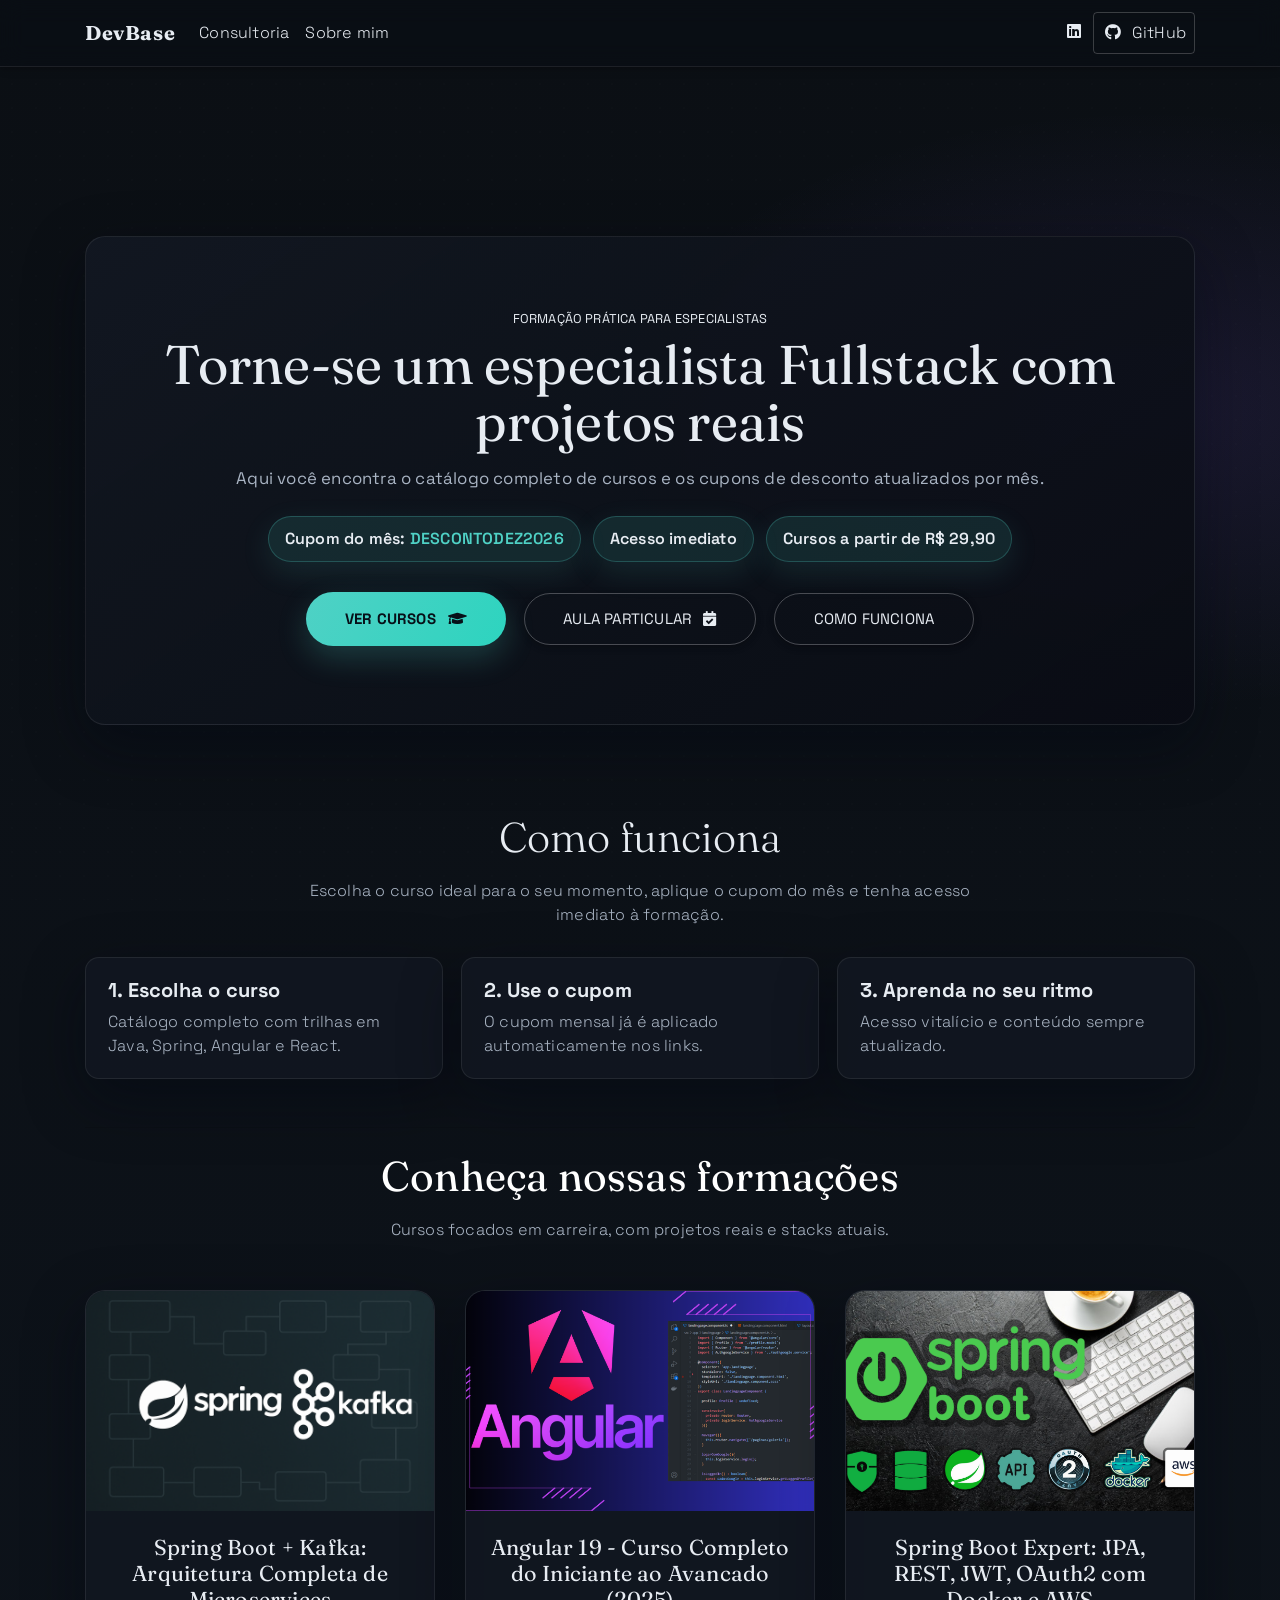
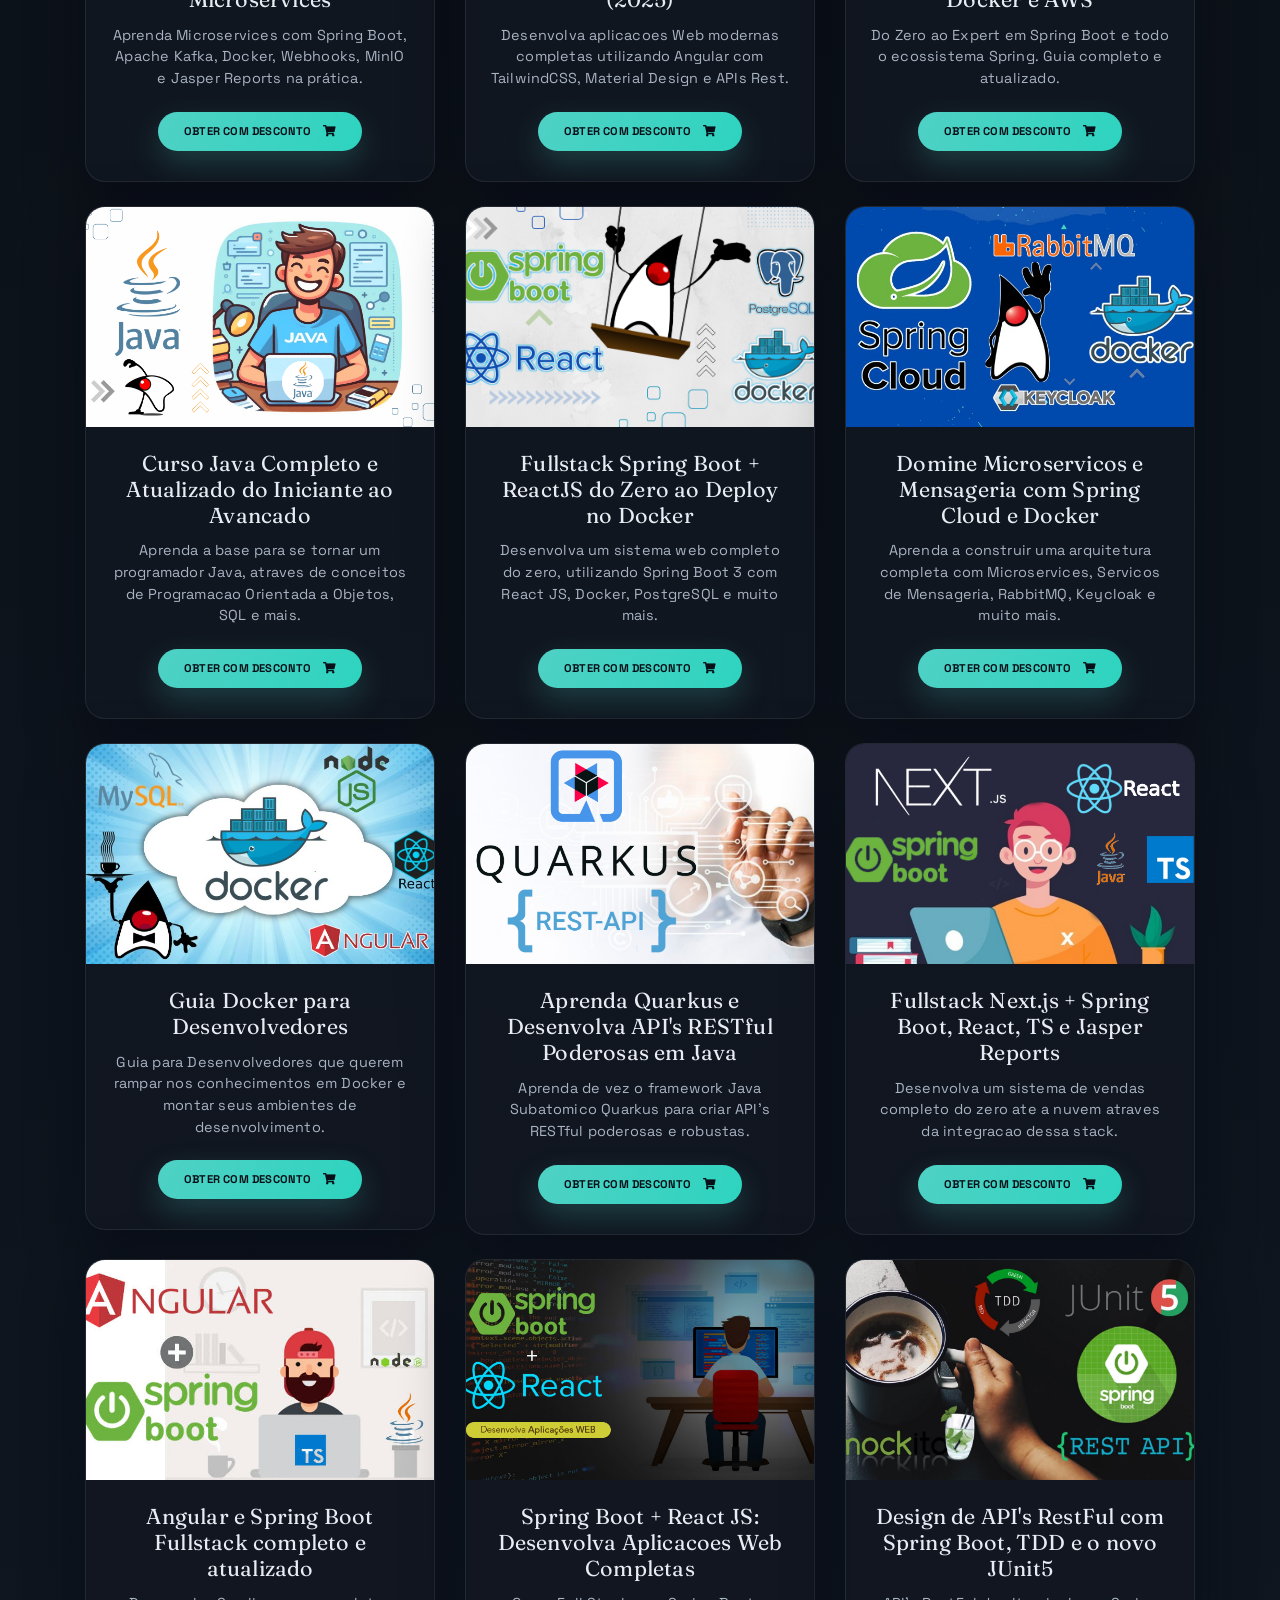
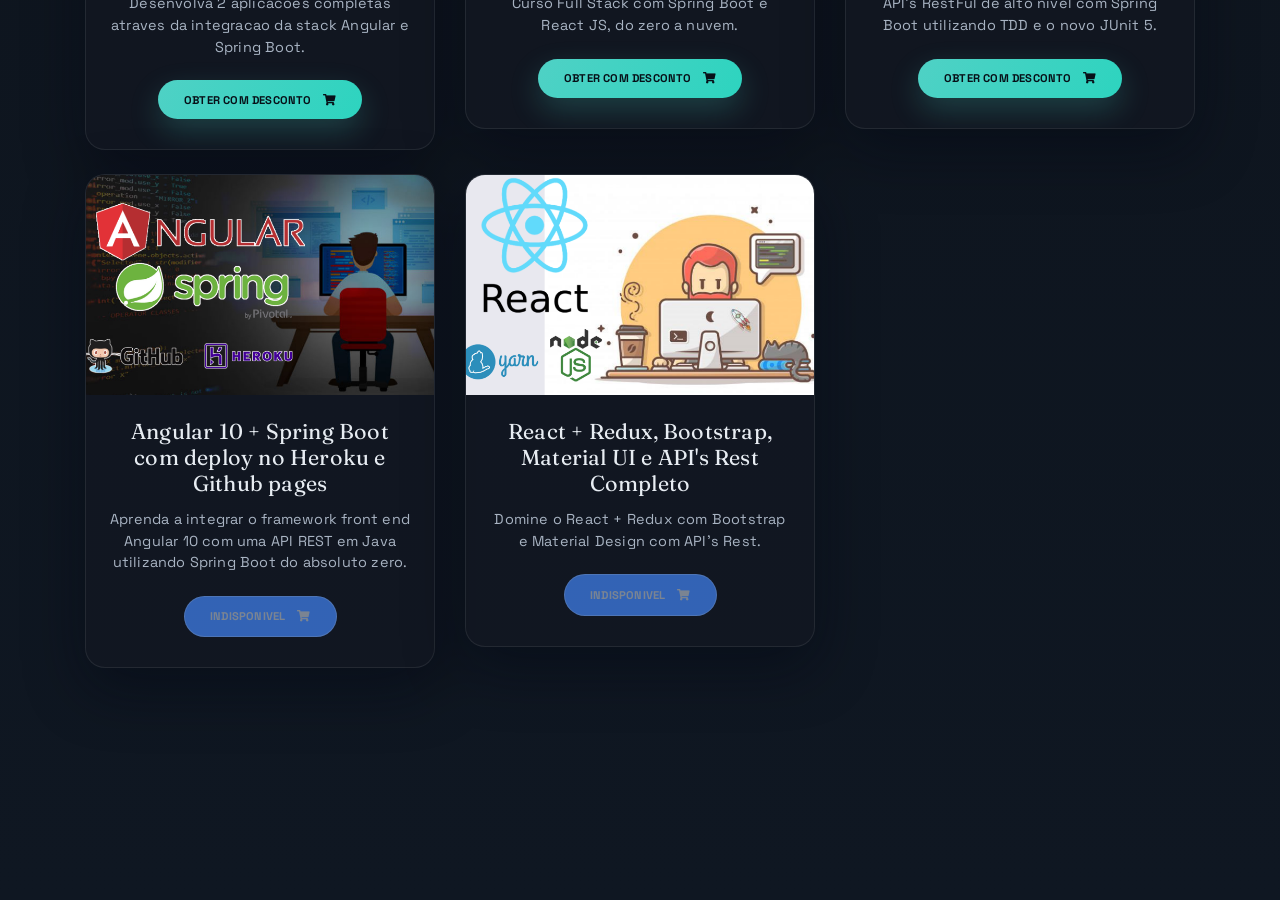
<file: index.html>
<!DOCTYPE html>
<html lang="pt-BR">
  <head>
    <meta charset="utf-8" />
    <meta
      name="viewport"
      content="width=device-width, initial-scale=1, shrink-to-fit=no"
    />
    <meta http-equiv="x-ua-compatible" content="ie=edge" />
    <meta
      name="description"
      content="Cursos de tecnologia com cupons mensais. Formação prática em Java, Spring, Angular, React e muito mais."
    />
    <title>Cursos Dougllas Sousa</title>
    <!-- Font Awesome -->
    <link
      rel="stylesheet"
      href="https://use.fontawesome.com/releases/v5.11.2/css/all.css"
    />
    <link
      rel="stylesheet"
      href="https://fonts.googleapis.com/css2?family=Fraunces:wght@400;600;700&family=Space+Grotesk:wght@400;500;600;700&display=swap"
    />
    <!-- Bootstrap core CSS -->
    <link href="css/bootstrap.min.css" rel="stylesheet" />
    <!-- Material Design Bootstrap -->
    <link href="css/mdb.css" rel="stylesheet" />
    <!-- Your custom styles (optional) -->
    <link href="css/style.min.css" rel="stylesheet" />
    
  </head>

  <body>
    <script type="text/javascript" src="js/app.js"></script>
    <!--Main Navigation-->
    <header>
      <!-- Navbar -->
      <nav id="nav-bar-top"
        class="navbar fixed-top navbar-expand-lg navbar-light white scrolling-navbar"
      >
        <div class="container">
          <!-- Brand -->
          <a class="navbar-brand waves-effect" href="#">
            <strong class="text-blue">DevBase</strong>
          </a>

          <!-- Collapse -->
          <button
            class="navbar-toggler"
            type="button"
            data-toggle="collapse"
            data-target="#navbarSupportedContent"
            aria-controls="navbarSupportedContent"
            aria-expanded="false"
            aria-label="Toggle navigation"
          >
            <span class="navbar-toggler-icon"></span>
          </button>

          <!-- Links -->
          <div class="collapse navbar-collapse" id="navbarSupportedContent">
            <!-- Left -->
            <ul class="navbar-nav mr-auto">
              <li class="nav-item">
                <a class="nav-link waves-effect" href="consultoria.html"
                  >Consultoria</a
                >
              </li>
              <li class="nav-item">
                <a class="nav-link waves-effect" href="sobre.html">Sobre mim</a>
              </li>
            </ul>

            <!-- Right -->
            <ul class="navbar-nav nav-flex-icons">
              <li class="nav-item">
                <a
                  href="https://www.linkedin.com/in/dougllassousa/"
                  class="nav-link waves-effect"
                  target="_blank"
                >
                  <i class="fab fa-linkedin"></i>
                </a>
              </li>
              <li class="nav-item">
                <a
                  href="https://github.com/cursodsousa"
                  class="nav-link border border-light rounded waves-effect"
                  target="_blank"
                >
                  <i class="fab fa-github mr-2"></i>GitHub
                </a>
              </li>
            </ul>
          </div>
        </div>
      </nav>
      <!-- Navbar -->
    </header>
    <!--Main Navigation-->

    <!--Main layout-->
    <main class="mt-5 pt-5">
      <div class="container">
        <!--Section: Hero-->
        <section class="hero" id="intro">
          <div class="card hero-card wow fadeIn">
            <div class="card-body text-center py-5 px-5 my-4">
              <p class="text-uppercase small mb-2">
                Formação prática para especialistas
              </p>
              <h1 class="hero-title mb-3">
                Torne-se um especialista Fullstack com projetos reais
              </h1>
              <p class="hero-subtitle mb-4">
                Aqui você encontra o catálogo completo de cursos e os cupons de desconto
                atualizados por mês.
              </p>
              <div class="hero-badges">
                <div class="badge-glow">
                  Cupom do mês: <span id="cupom-do-mes">DESCONTO</span>
                </div>
                <div class="badge-glow">Acesso imediato</div>
                <div class="badge-glow">Cursos a partir de R$ 29,90</div>
              </div>
              <div class="mt-4">
                <a href="#cupons-section" class="btn btn-primary btn-lg">
                  Ver cursos
                  <i class="fas fa-graduation-cap ml-2"></i>
                </a>
                <a href="consultoria.html" class="btn btn-outline-white btn-lg ml-2">
                  Aula particular
                  <i class="fas fa-calendar-check ml-2"></i>
                </a>
                <a href="#como-funciona" class="btn btn-outline-white btn-lg ml-2">
                  Como funciona
                </a>
              </div>
            </div>
          </div>
        </section>
        <!--Section: Hero-->

        <section class="text-center my-5" id="como-funciona">
          <h2 class="section-title">Como funciona</h2>
          <p class="section-subtitle">
            Escolha o curso ideal para o seu momento, aplique o cupom do mês e
            tenha acesso imediato à formação.
          </p>
          <div class="info-grid">
            <div class="info-card">
              <h5>1. Escolha o curso</h5>
              <p>Catálogo completo com trilhas em Java, Spring, Angular e React.</p>
            </div>
            <div class="info-card">
              <h5>2. Use o cupom</h5>
              <p>O cupom mensal já é aplicado automaticamente nos links.</p>
            </div>
            <div class="info-card">
              <h5>3. Aprenda no seu ritmo</h5>
              <p>Acesso vitalício e conteúdo sempre atualizado.</p>
            </div>
          </div>
        </section>

        <hr class="my-4" />

        <div class="text-center text-white mb-5 font-large">
          <h1 class="section-title"><strong>Conheça nossas formações</strong></h1>
          <p class="section-subtitle">
            Cursos focados em carreira, com projetos reais e stacks atuais.
          </p>
        </div>

        <!--Section: Cards-->
        <section class="text-center">
          <!--Grid row-->
          <p id="cursos-loading" class="section-subtitle">Carregando cursos...</p>
          <div class="row mb-4 wow fadeIn" id="cupons-section"></div>
          <!--Grid row-->
        </section>
        <!--Section: Cards-->
      </div>
    </main>
    <!--Main layout-->

    <!--Footer-->
    <footer
      class="page-footer text-center font-small mdb-color darken-2 mt-4 wow fadeIn footer-modern"
    >
      <!--Call to action-->
      <div class="pt-4">
        <a
          class="btn btn-outline-white"
          href="https://www.udemy.com/user/dougllas-sousa/"
          target="_blank"
          role="button"
          >Minha página na Udemy
          <i class="fas fa-graduation-cap ml-2"></i>
        </a>
        <a class="btn btn-outline-white" href="#cupons-section" role="button"
          >Cupons
          <i class="fas fa-percent ml-2"></i>
        </a>
      </div>
      <!--/.Call to action-->

      <hr class="my-4" />

      <!-- Social icons -->
      <div class="pb-4" style="display: none">
        <a href="https://www.facebook.com/mdbootstrap" target="_blank">
          <i class="fab fa-facebook-f mr-3"></i>
        </a>

        <a href="https://twitter.com/MDBootstrap" target="_blank">
          <i class="fab fa-twitter mr-3"></i>
        </a>

        <a href="https://www.youtube.com/watch?v=7MUISDJ5ZZ4" target="_blank">
          <i class="fab fa-youtube mr-3"></i>
        </a>

        <a
          href="https://plus.google.com/u/0/b/107863090883699620484"
          target="_blank"
        >
          <i class="fab fa-google-plus-g mr-3"></i>
        </a>

        <a href="https://dribbble.com/mdbootstrap" target="_blank">
          <i class="fab fa-dribbble mr-3"></i>
        </a>

        <a href="https://pinterest.com/mdbootstrap" target="_blank">
          <i class="fab fa-pinterest mr-3"></i>
        </a>

        <a
          href="https://github.com/mdbootstrap/bootstrap-material-design"
          target="_blank"
        >
          <i class="fab fa-github mr-3"></i>
        </a>

        <a href="http://codepen.io/mdbootstrap/" target="_blank">
          <i class="fab fa-codepen mr-3"></i>
        </a>
      </div>
      <!-- Social icons -->

      <!--Copyright-->
      <div class="footer-copyright py-3">
        © 2026 Dougllas Sousa. Todos os direitos reservados.
      </div>
      <!--/.Copyright-->
    </footer>
    <!--/.Footer-->

    <!-- SCRIPTS -->
    <script type="text/javascript" src="js/courses.js"></script>
    <!-- JQuery -->
    <script type="text/javascript" src="js/jquery-3.4.1.min.js"></script>
    <!-- Bootstrap tooltips -->
    <script type="text/javascript" src="js/popper.min.js"></script>
    <!-- Bootstrap core JavaScript -->
    <script type="text/javascript" src="js/bootstrap.min.js"></script>
    <!-- MDB core JavaScript -->
    <script type="text/javascript" src="js/mdb.min.js"></script>
    <!-- Initializations -->
    <script type="text/javascript">
      // Animations initialization
      new WOW().init();
    </script>
    <!-- Global site tag (gtag.js) - Google Analytics -->
<script async src="https://www.googletagmanager.com/gtag/js?id=UA-213331252-1">
</script>
<script>
  window.dataLayer = window.dataLayer || [];
  function gtag(){dataLayer.push(arguments);}
  gtag('js', new Date());

  gtag('config', 'UA-213331252-1');
</script>
<!-- Google Tag Manager -->
<script>(function(w,d,s,l,i){w[l]=w[l]||[];w[l].push({'gtm.start':
  new Date().getTime(),event:'gtm.js'});var f=d.getElementsByTagName(s)[0],
  j=d.createElement(s),dl=l!='dataLayer'?'&l='+l:'';j.async=true;j.src=
  'https://www.googletagmanager.com/gtm.js?id='+i+dl;f.parentNode.insertBefore(j,f);
  })(window,document,'script','dataLayer','GTM-WWMS6BDR');</script>
  <!-- End Google Tag Manager -->
  </body>
</html>
</file>
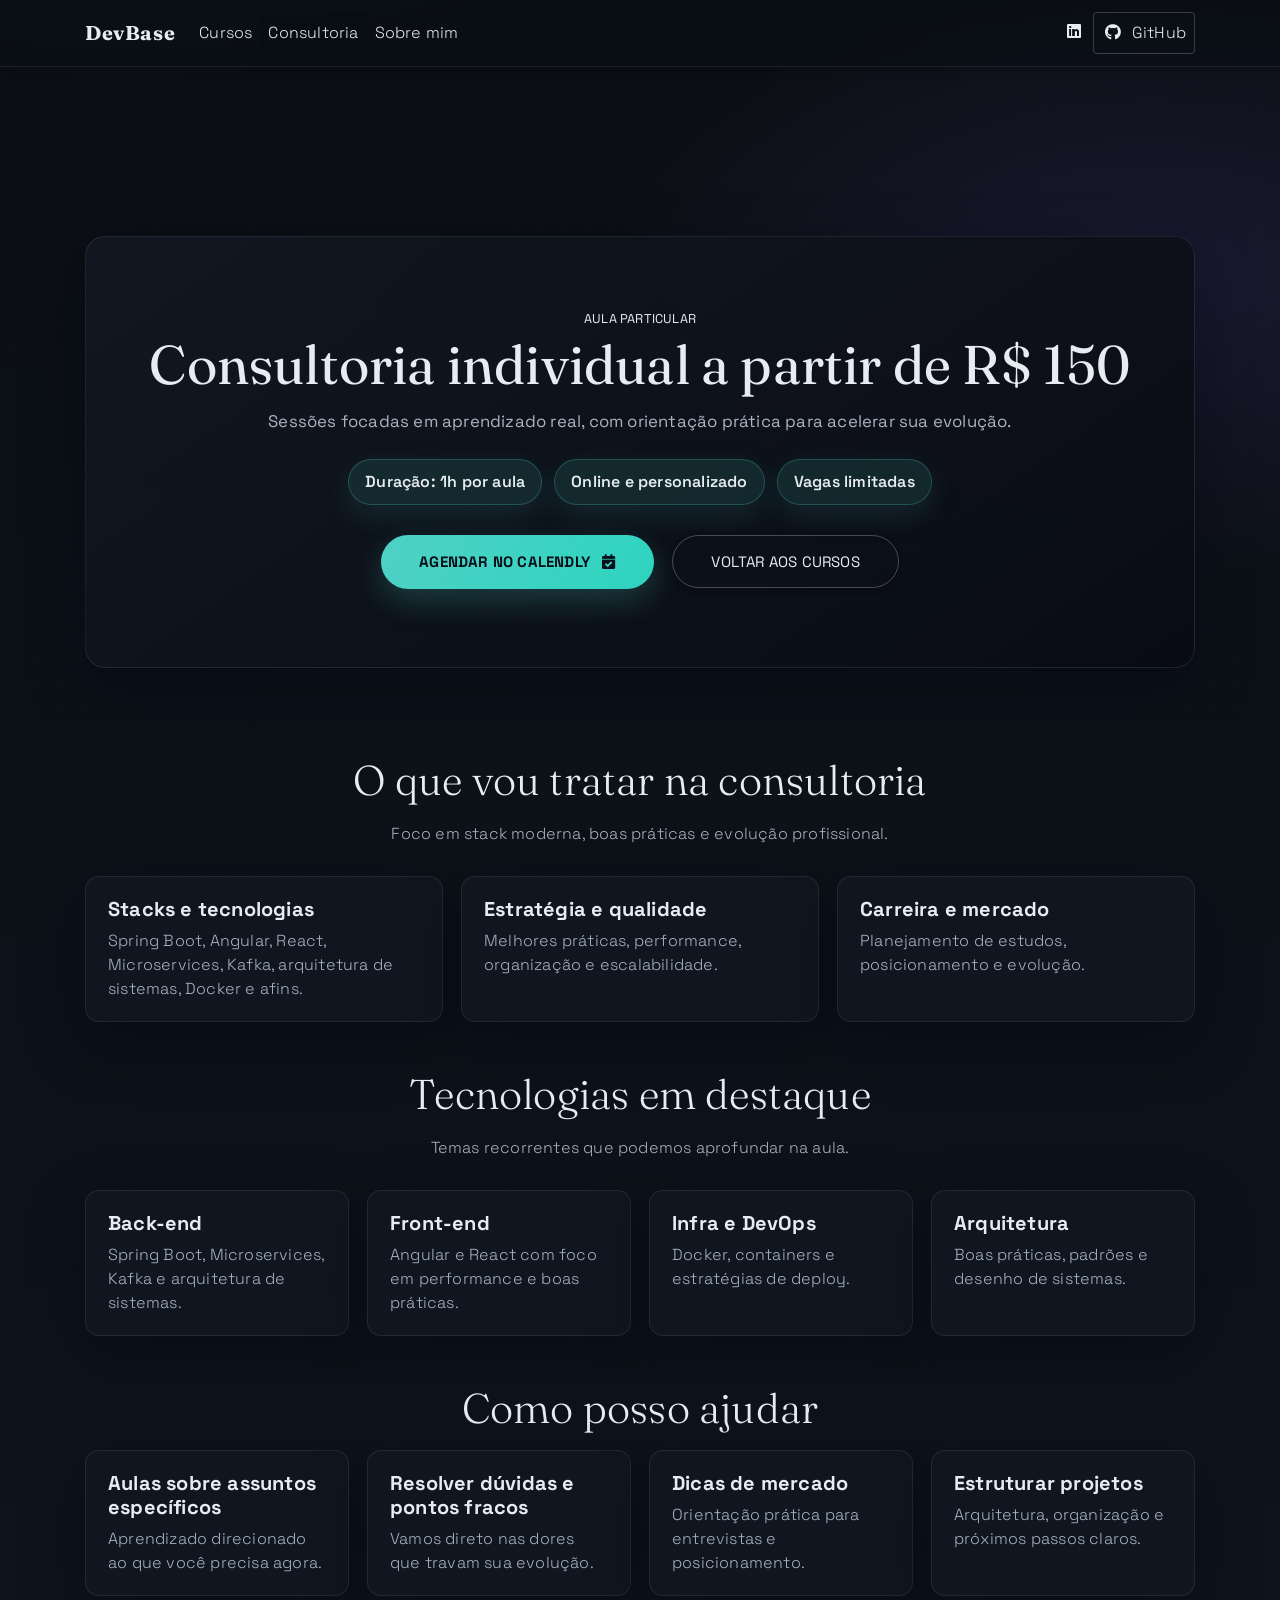
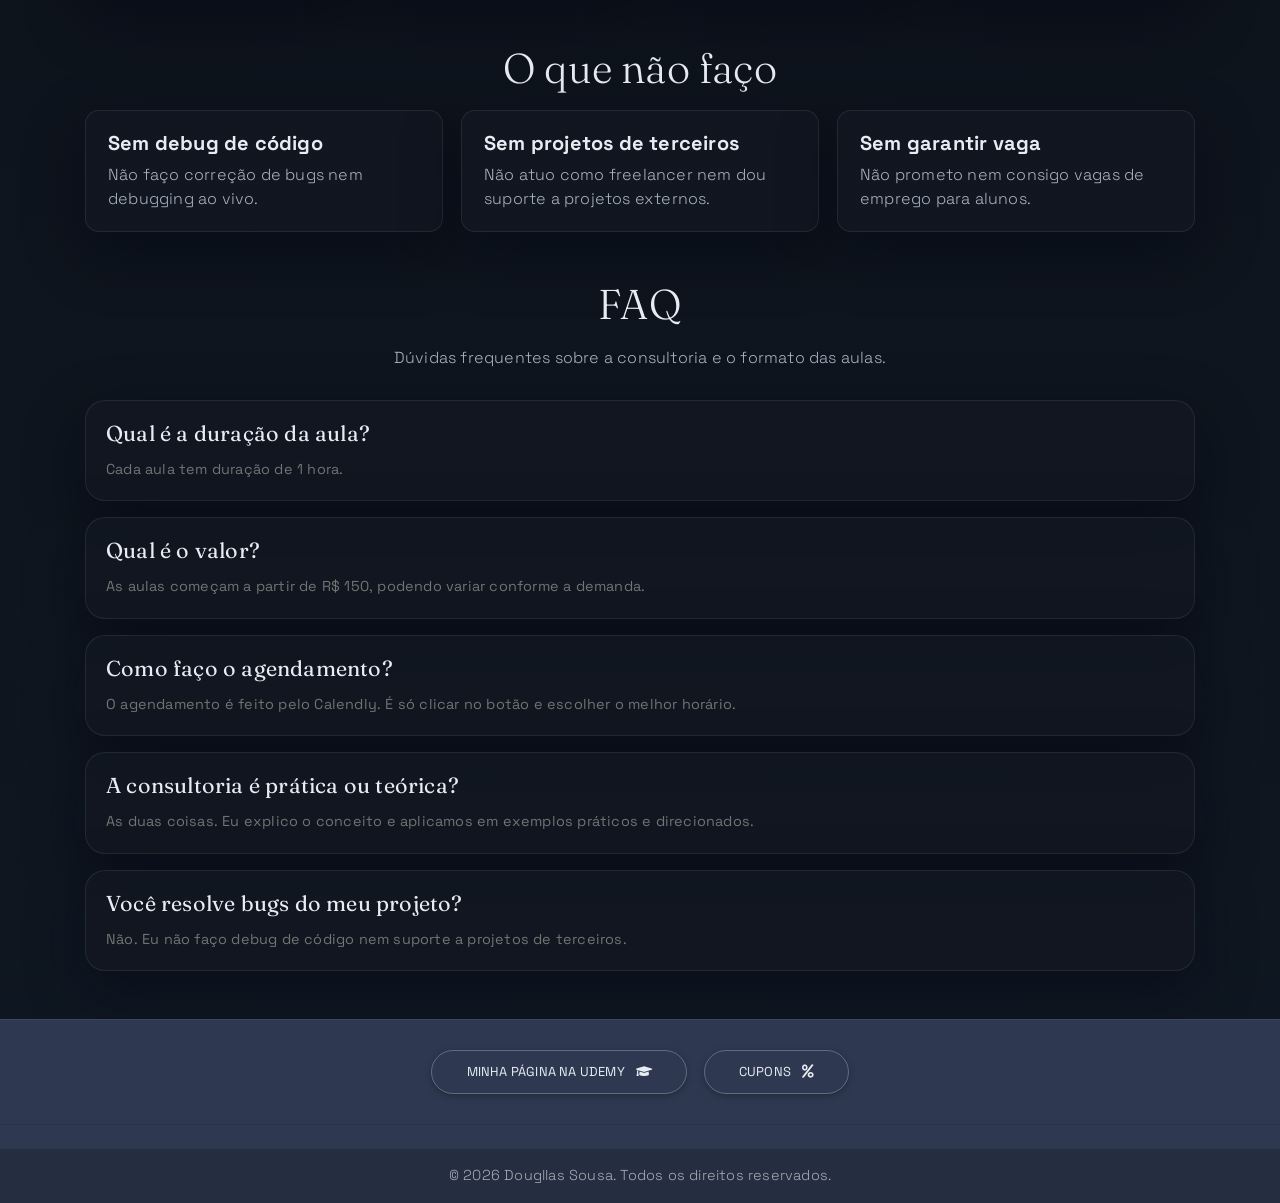
<file: consultoria.html>
<!DOCTYPE html>
<html lang="pt-BR">
  <head>
    <meta charset="utf-8" />
    <meta
      name="viewport"
      content="width=device-width, initial-scale=1, shrink-to-fit=no"
    />
    <meta http-equiv="x-ua-compatible" content="ie=edge" />
    <meta
      name="description"
      content="Agende uma aula particular com foco em carreira e tecnologia. A partir de R$150."
    />
    <title>Consultoria Particular | Dougllas Sousa</title>
    <link
      rel="stylesheet"
      href="https://use.fontawesome.com/releases/v5.11.2/css/all.css"
    />
    <link
      rel="stylesheet"
      href="https://fonts.googleapis.com/css2?family=Fraunces:wght@400;600;700&family=Space+Grotesk:wght@400;500;600;700&display=swap"
    />
    <link href="css/bootstrap.min.css" rel="stylesheet" />
    <link href="css/mdb.css" rel="stylesheet" />
    <link href="css/style.min.css" rel="stylesheet" />
  </head>

  <body>
    <!--Main Navigation-->
    <header>
      <nav
        id="nav-bar-top"
        class="navbar fixed-top navbar-expand-lg navbar-light white scrolling-navbar"
      >
        <div class="container">
          <a class="navbar-brand waves-effect" href="index.html">
            <strong class="text-blue">DevBase</strong>
          </a>

          <button
            class="navbar-toggler"
            type="button"
            data-toggle="collapse"
            data-target="#navbarSupportedContent"
            aria-controls="navbarSupportedContent"
            aria-expanded="false"
            aria-label="Toggle navigation"
          >
            <span class="navbar-toggler-icon"></span>
          </button>

          <div class="collapse navbar-collapse" id="navbarSupportedContent">
            <ul class="navbar-nav mr-auto">
              <li class="nav-item">
                <a class="nav-link waves-effect" href="index.html#cupons-section"
                  >Cursos</a
                >
              </li>
              <li class="nav-item active">
                <a class="nav-link waves-effect" href="consultoria.html"
                  >Consultoria</a
                >
              </li>
              <li class="nav-item">
                <a class="nav-link waves-effect" href="sobre.html">Sobre mim</a>
              </li>
            </ul>

            <ul class="navbar-nav nav-flex-icons">
              <li class="nav-item">
                <a
                  href="https://www.linkedin.com/in/dougllassousa/"
                  class="nav-link waves-effect"
                  target="_blank"
                >
                  <i class="fab fa-linkedin"></i>
                </a>
              </li>
              <li class="nav-item">
                <a
                  href="https://github.com/cursodsousa"
                  class="nav-link border border-light rounded waves-effect"
                  target="_blank"
                >
                  <i class="fab fa-github mr-2"></i>GitHub
                </a>
              </li>
            </ul>
          </div>
        </div>
      </nav>
    </header>
    <!--Main Navigation-->

    <main class="mt-5 pt-5">
      <div class="container">
        <section class="hero" id="consultoria">
          <div class="card hero-card wow fadeIn">
            <div class="card-body text-center py-5 px-5 my-4">
              <p class="text-uppercase small mb-2">Aula particular</p>
              <h1 class="hero-title mb-3">
                Consultoria individual a partir de R$ 150
              </h1>
              <p class="hero-subtitle mb-4">
                Sessões focadas em aprendizado real, com orientação prática para
                acelerar sua evolução.
              </p>
              <div class="hero-badges">
                <div class="badge-glow">Duração: 1h por aula</div>
                <div class="badge-glow">Online e personalizado</div>
                <div class="badge-glow">Vagas limitadas</div>
              </div>
              <div class="mt-4">
                <a
                  href="https://calendly.com/"
                  class="btn btn-primary btn-lg"
                  target="_blank"
                >
                  Agendar no Calendly
                  <i class="fas fa-calendar-check ml-2"></i>
                </a>
                <a href="index.html" class="btn btn-outline-white btn-lg ml-2">
                  Voltar aos cursos
                </a>
              </div>
            </div>
          </div>
        </section>

        <section class="text-center my-5">
          <h2 class="section-title">O que vou tratar na consultoria</h2>
          <p class="section-subtitle">
            Foco em stack moderna, boas práticas e evolução profissional.
          </p>
          <div class="info-grid">
            <div class="info-card">
              <h5>Stacks e tecnologias</h5>
              <p>
                Spring Boot, Angular, React, Microservices, Kafka, arquitetura de
                sistemas, Docker e afins.
              </p>
            </div>
            <div class="info-card">
              <h5>Estratégia e qualidade</h5>
              <p>Melhores práticas, performance, organização e escalabilidade.</p>
            </div>
            <div class="info-card">
              <h5>Carreira e mercado</h5>
              <p>Planejamento de estudos, posicionamento e evolução.</p>
            </div>
          </div>
        </section>

        <section class="text-center my-5">
          <h2 class="section-title">Tecnologias em destaque</h2>
          <p class="section-subtitle">
            Temas recorrentes que podemos aprofundar na aula.
          </p>
          <div class="info-grid">
            <div class="info-card">
              <h5>Back-end</h5>
              <p>Spring Boot, Microservices, Kafka e arquitetura de sistemas.</p>
            </div>
            <div class="info-card">
              <h5>Front-end</h5>
              <p>Angular e React com foco em performance e boas práticas.</p>
            </div>
            <div class="info-card">
              <h5>Infra e DevOps</h5>
              <p>Docker, containers e estratégias de deploy.</p>
            </div>
            <div class="info-card">
              <h5>Arquitetura</h5>
              <p>Boas práticas, padrões e desenho de sistemas.</p>
            </div>
          </div>
        </section>

        <section class="text-center my-5">
          <h2 class="section-title">Como posso ajudar</h2>
          <div class="info-grid">
            <div class="info-card">
              <h5>Aulas sobre assuntos específicos</h5>
              <p>Aprendizado direcionado ao que você precisa agora.</p>
            </div>
            <div class="info-card">
              <h5>Resolver dúvidas e pontos fracos</h5>
              <p>Vamos direto nas dores que travam sua evolução.</p>
            </div>
            <div class="info-card">
              <h5>Dicas de mercado</h5>
              <p>Orientação prática para entrevistas e posicionamento.</p>
            </div>
            <div class="info-card">
              <h5>Estruturar projetos</h5>
              <p>Arquitetura, organização e próximos passos claros.</p>
            </div>
          </div>
        </section>

        <section class="text-center my-5">
          <h2 class="section-title">O que não faço</h2>
          <div class="info-grid">
            <div class="info-card">
              <h5>Sem debug de código</h5>
              <p>Não faço correção de bugs nem debugging ao vivo.</p>
            </div>
            <div class="info-card">
              <h5>Sem projetos de terceiros</h5>
              <p>Não atuo como freelancer nem dou suporte a projetos externos.</p>
            </div>
            <div class="info-card">
              <h5>Sem garantir vaga</h5>
              <p>Não prometo nem consigo vagas de emprego para alunos.</p>
            </div>
          </div>
        </section>

        <section class="text-center my-5" id="faq">
          <h2 class="section-title">FAQ</h2>
          <p class="section-subtitle">
            Dúvidas frequentes sobre a consultoria e o formato das aulas.
          </p>
          <div class="text-left">
            <div class="card course-card mb-3">
              <div class="card-body">
                <h5 class="card-title">Qual é a duração da aula?</h5>
                <p class="card-text">
                  Cada aula tem duração de 1 hora.
                </p>
              </div>
            </div>
            <div class="card course-card mb-3">
              <div class="card-body">
                <h5 class="card-title">Qual é o valor?</h5>
                <p class="card-text">
                  As aulas começam a partir de R$ 150, podendo variar conforme a demanda.
                </p>
              </div>
            </div>
            <div class="card course-card mb-3">
              <div class="card-body">
                <h5 class="card-title">Como faço o agendamento?</h5>
                <p class="card-text">
                  O agendamento é feito pelo Calendly. É só clicar no botão e escolher o melhor horário.
                </p>
              </div>
            </div>
            <div class="card course-card mb-3">
              <div class="card-body">
                <h5 class="card-title">A consultoria é prática ou teórica?</h5>
                <p class="card-text">
                  As duas coisas. Eu explico o conceito e aplicamos em exemplos práticos e direcionados.
                </p>
              </div>
            </div>
            <div class="card course-card mb-3">
              <div class="card-body">
                <h5 class="card-title">Você resolve bugs do meu projeto?</h5>
                <p class="card-text">
                  Não. Eu não faço debug de código nem suporte a projetos de terceiros.
                </p>
              </div>
            </div>
          </div>
        </section>
      </div>
    </main>

    <footer
      class="page-footer text-center font-small mdb-color darken-2 mt-4 wow fadeIn footer-modern"
    >
      <div class="pt-4">
        <a
          class="btn btn-outline-white"
          href="https://www.udemy.com/user/dougllas-sousa/"
          target="_blank"
          role="button"
          >Minha página na Udemy
          <i class="fas fa-graduation-cap ml-2"></i>
        </a>
        <a class="btn btn-outline-white" href="index.html#cupons-section" role="button"
          >Cupons
          <i class="fas fa-percent ml-2"></i>
        </a>
      </div>

      <hr class="my-4" />

      <div class="footer-copyright py-3">
        © 2026 Dougllas Sousa. Todos os direitos reservados.
      </div>
    </footer>

    <script type="text/javascript" src="js/jquery-3.4.1.min.js"></script>
    <script type="text/javascript" src="js/popper.min.js"></script>
    <script type="text/javascript" src="js/bootstrap.min.js"></script>
    <script type="text/javascript" src="js/mdb.min.js"></script>
    <script type="text/javascript">
      new WOW().init();
    </script>
  </body>
</html>
</file>
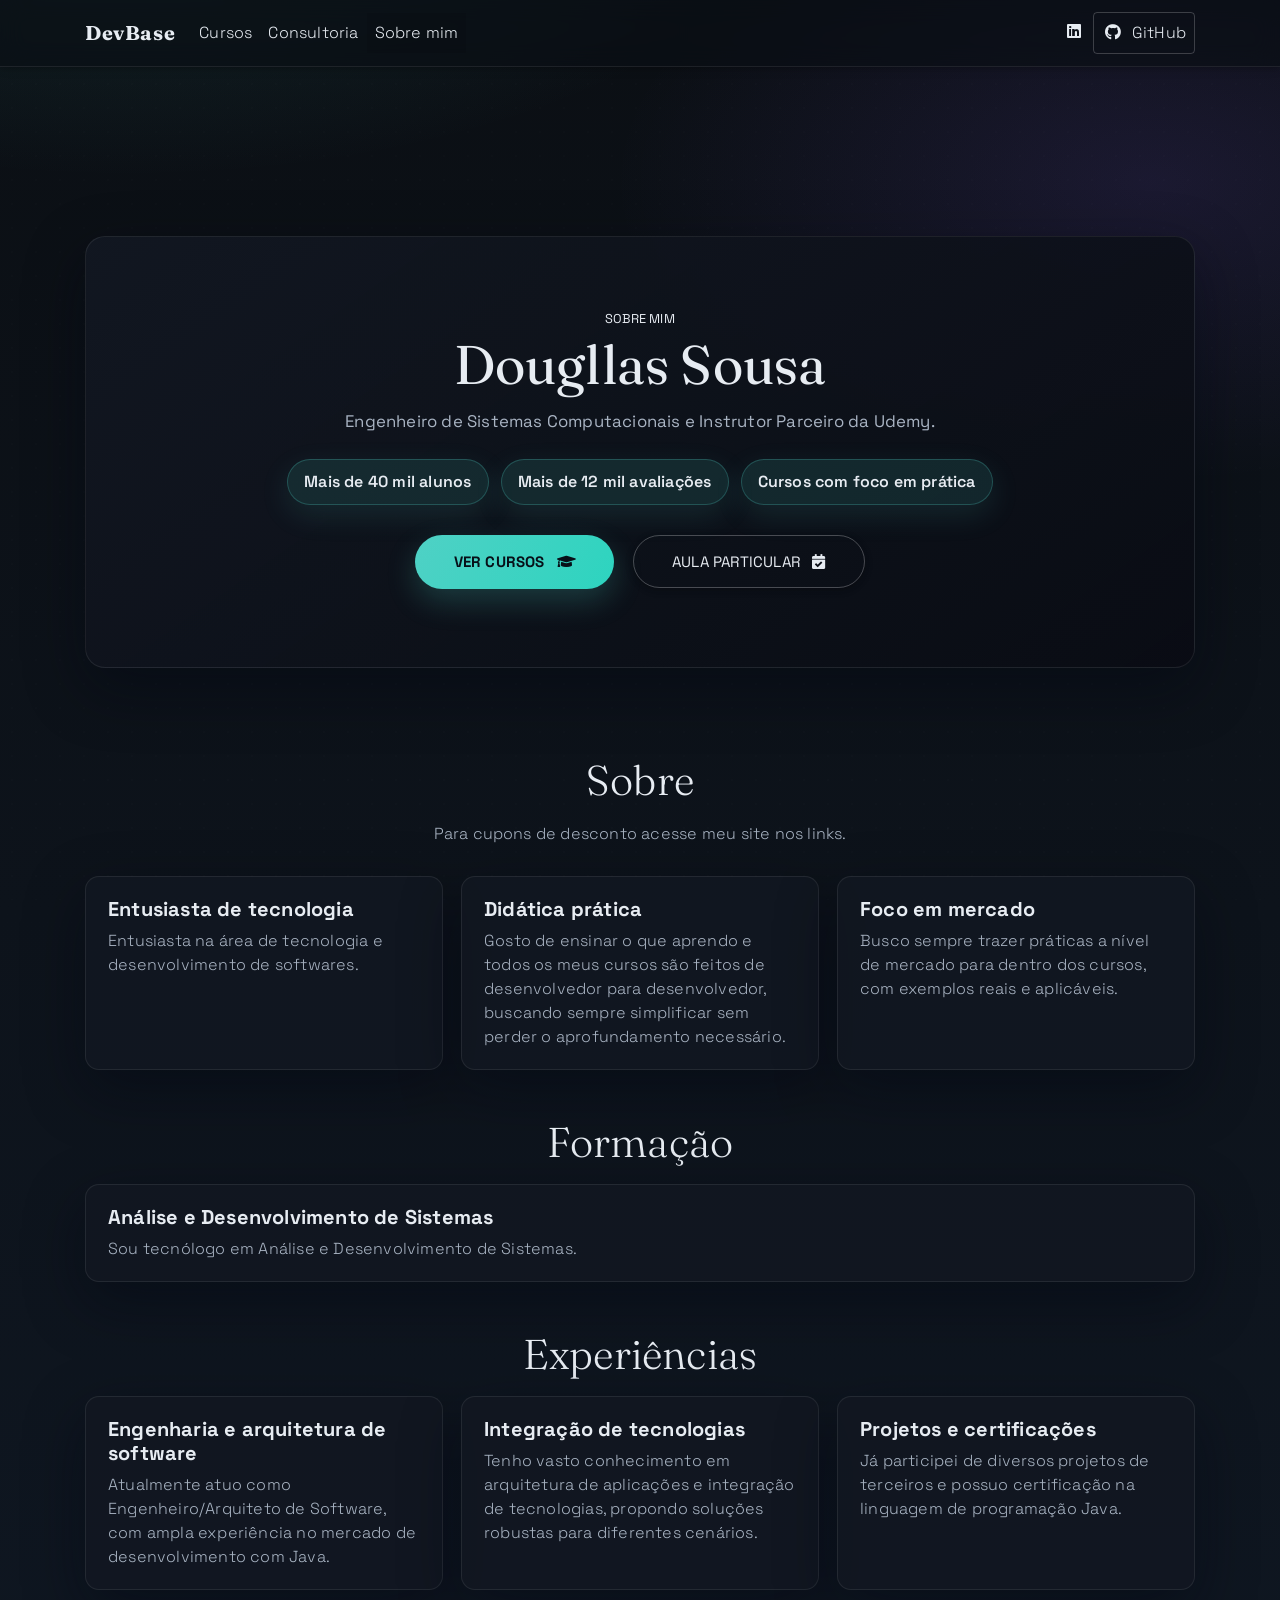
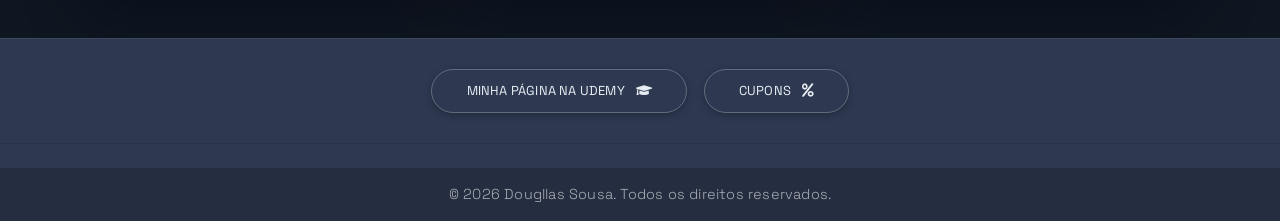
<file: sobre.html>
<!DOCTYPE html>
<html lang="pt-BR">
  <head>
    <meta charset="utf-8" />
    <meta
      name="viewport"
      content="width=device-width, initial-scale=1, shrink-to-fit=no"
    />
    <meta http-equiv="x-ua-compatible" content="ie=edge" />
    <meta
      name="description"
      content="Conheça Dougllas Sousa, engenheiro de sistemas computacionais, instrutor parceiro da Udemy e especialista em desenvolvimento."
    />
    <title>Sobre | Dougllas Sousa</title>
    <link
      rel="stylesheet"
      href="https://use.fontawesome.com/releases/v5.11.2/css/all.css"
    />
    <link
      rel="stylesheet"
      href="https://fonts.googleapis.com/css2?family=Fraunces:wght@400;600;700&family=Space+Grotesk:wght@400;500;600;700&display=swap"
    />
    <link href="css/bootstrap.min.css" rel="stylesheet" />
    <link href="css/mdb.css" rel="stylesheet" />
    <link href="css/style.min.css" rel="stylesheet" />
  </head>

  <body>
    <header>
      <nav
        id="nav-bar-top"
        class="navbar fixed-top navbar-expand-lg navbar-light white scrolling-navbar"
      >
        <div class="container">
          <a class="navbar-brand waves-effect" href="index.html">
            <strong class="text-blue">DevBase</strong>
          </a>

          <button
            class="navbar-toggler"
            type="button"
            data-toggle="collapse"
            data-target="#navbarSupportedContent"
            aria-controls="navbarSupportedContent"
            aria-expanded="false"
            aria-label="Toggle navigation"
          >
            <span class="navbar-toggler-icon"></span>
          </button>

          <div class="collapse navbar-collapse" id="navbarSupportedContent">
            <ul class="navbar-nav mr-auto">
              <li class="nav-item">
                <a class="nav-link waves-effect" href="index.html#cupons-section"
                  >Cursos</a
                >
              </li>
              <li class="nav-item">
                <a class="nav-link waves-effect" href="consultoria.html"
                  >Consultoria</a
                >
              </li>
              <li class="nav-item active">
                <a class="nav-link waves-effect" href="sobre.html">Sobre mim</a>
              </li>
            </ul>

            <ul class="navbar-nav nav-flex-icons">
              <li class="nav-item">
                <a
                  href="https://www.linkedin.com/in/dougllassousa/"
                  class="nav-link waves-effect"
                  target="_blank"
                >
                  <i class="fab fa-linkedin"></i>
                </a>
              </li>
              <li class="nav-item">
                <a
                  href="https://github.com/cursodsousa"
                  class="nav-link border border-light rounded waves-effect"
                  target="_blank"
                >
                  <i class="fab fa-github mr-2"></i>GitHub
                </a>
              </li>
            </ul>
          </div>
        </div>
      </nav>
    </header>

    <main class="mt-5 pt-5">
      <div class="container">
        <section class="hero">
          <div class="card hero-card wow fadeIn">
            <div class="card-body text-center py-5 px-5 my-4">
              <p class="text-uppercase small mb-2">Sobre mim</p>
              <h1 class="hero-title mb-3">Dougllas Sousa</h1>
              <p class="hero-subtitle mb-4">
                Engenheiro de Sistemas Computacionais e Instrutor Parceiro da
                Udemy.
              </p>
              <div class="hero-badges">
                <div class="badge-glow">Mais de 40 mil alunos</div>
                <div class="badge-glow">Mais de 12 mil avaliações</div>
                <div class="badge-glow">Cursos com foco em prática</div>
              </div>
              <div class="mt-4">
                <a href="index.html" class="btn btn-primary btn-lg">
                  Ver cursos
                  <i class="fas fa-graduation-cap ml-2"></i>
                </a>
                <a href="consultoria.html" class="btn btn-outline-white btn-lg ml-2">
                  Aula particular
                  <i class="fas fa-calendar-check ml-2"></i>
                </a>
              </div>
            </div>
          </div>
        </section>

        <section class="text-center my-5">
          <h2 class="section-title">Sobre</h2>
          <p class="section-subtitle">
            Para cupons de desconto acesse meu site nos links.
          </p>
          <div class="info-grid">
            <div class="info-card">
              <h5>Entusiasta de tecnologia</h5>
              <p>
                Entusiasta na área de tecnologia e desenvolvimento de softwares.
              </p>
            </div>
            <div class="info-card">
              <h5>Didática prática</h5>
              <p>
                Gosto de ensinar o que aprendo e todos os meus cursos são feitos de
                desenvolvedor para desenvolvedor, buscando sempre simplificar sem
                perder o aprofundamento necessário.
              </p>
            </div>
            <div class="info-card">
              <h5>Foco em mercado</h5>
              <p>
                Busco sempre trazer práticas a nível de mercado para dentro dos
                cursos, com exemplos reais e aplicáveis.
              </p>
            </div>
          </div>
        </section>

        <section class="text-center my-5">
          <h2 class="section-title">Formação</h2>
          <div class="info-grid">
            <div class="info-card">
              <h5>Análise e Desenvolvimento de Sistemas</h5>
              <p>Sou tecnólogo em Análise e Desenvolvimento de Sistemas.</p>
            </div>
          </div>
        </section>

        <section class="text-center my-5">
          <h2 class="section-title">Experiências</h2>
          <div class="info-grid">
            <div class="info-card">
              <h5>Engenharia e arquitetura de software</h5>
              <p>
                Atualmente atuo como Engenheiro/Arquiteto de Software, com ampla
                experiência no mercado de desenvolvimento com Java.
              </p>
            </div>
            <div class="info-card">
              <h5>Integração de tecnologias</h5>
              <p>
                Tenho vasto conhecimento em arquitetura de aplicações e integração
                de tecnologias, propondo soluções robustas para diferentes cenários.
              </p>
            </div>
            <div class="info-card">
              <h5>Projetos e certificações</h5>
              <p>
                Já participei de diversos projetos de terceiros e possuo
                certificação na linguagem de programação Java.
              </p>
            </div>
          </div>
        </section>
      </div>
    </main>

    <footer
      class="page-footer text-center font-small mdb-color darken-2 mt-4 wow fadeIn footer-modern"
    >
      <div class="pt-4">
        <a
          class="btn btn-outline-white"
          href="https://www.udemy.com/user/dougllas-sousa/"
          target="_blank"
          role="button"
          >Minha página na Udemy
          <i class="fas fa-graduation-cap ml-2"></i>
        </a>
        <a class="btn btn-outline-white" href="index.html#cupons-section" role="button"
          >Cupons
          <i class="fas fa-percent ml-2"></i>
        </a>
      </div>

      <hr class="my-4" />

      <div class="footer-copyright py-3">
        © 2026 Dougllas Sousa. Todos os direitos reservados.
      </div>
    </footer>

    <script type="text/javascript" src="js/jquery-3.4.1.min.js"></script>
    <script type="text/javascript" src="js/popper.min.js"></script>
    <script type="text/javascript" src="js/bootstrap.min.js"></script>
    <script type="text/javascript" src="js/mdb.min.js"></script>
    <script type="text/javascript">
      new WOW().init();
    </script>
  </body>
</html>
</file>
<file: css/style.min.css>
﻿:root {
  --bg: #0b0f14;
  --bg-2: #0f1722;
  --panel: rgba(18, 24, 34, 0.78);
  --panel-strong: #121826;
  --text: #e7ecf2;
  --muted: #a9b4c3;
  --accent: #4fd1c5;
  --accent-2: #f6c343;
  --accent-3: #8b5cf6;
  --border: rgba(255, 255, 255, 0.08);
  --shadow: 0 20px 60px rgba(3, 7, 18, 0.45);
  --radius: 20px;
  --radius-sm: 14px;
}

* {
  box-sizing: border-box;
}

body {
  background: radial-gradient(1200px 600px at 10% -10%, rgba(79, 209, 197, 0.15), transparent 60%),
    radial-gradient(900px 500px at 90% 10%, rgba(139, 92, 246, 0.12), transparent 60%),
    linear-gradient(180deg, var(--bg) 0%, var(--bg-2) 100%);
  color: var(--text);
  font-family: "Space Grotesk", "Segoe UI", sans-serif;
  letter-spacing: 0.2px;
}

body::before {
  content: "";
  position: fixed;
  inset: 0;
  background-image: radial-gradient(rgba(255, 255, 255, 0.05) 1px, transparent 1px);
  background-size: 24px 24px;
  opacity: 0.25;
  pointer-events: none;
  z-index: 0;
}

main, header, footer {
  position: relative;
  z-index: 1;
}

.navbar {
  backdrop-filter: blur(12px);
  background: rgba(10, 14, 20, 0.65) !important;
  border-bottom: 1px solid var(--border);
}

.navbar .navbar-brand strong {
  font-family: "Fraunces", "Georgia", serif;
  font-weight: 700;
  letter-spacing: 0.6px;
  color: var(--text) !important;
}

.navbar .nav-link,
.navbar .nav-link i {
  color: var(--text) !important;
}

.navbar .nav-link.border {
  border-color: rgba(255, 255, 255, 0.2) !important;
}

.hero {
  margin-top: 80px;
  padding: 60px 0 40px;
}

.hero-card {
  border-radius: var(--radius);
  background: linear-gradient(145deg, rgba(18, 24, 34, 0.9), rgba(10, 12, 20, 0.95));
  border: 1px solid var(--border);
  box-shadow: var(--shadow);
}

.hero-title {
  font-family: "Fraunces", "Georgia", serif;
  font-size: clamp(2.2rem, 3vw + 1rem, 3.8rem);
  line-height: 1.05;
}

.hero-subtitle {
  color: var(--muted);
  font-size: 1.05rem;
}

.hero-badges {
  display: flex;
  flex-wrap: wrap;
  gap: 12px;
  justify-content: center;
  margin-top: 20px;
}

.badge-glow {
  padding: 10px 16px;
  border-radius: 999px;
  background: rgba(79, 209, 197, 0.12);
  border: 1px solid rgba(79, 209, 197, 0.25);
  color: var(--text);
  font-weight: 600;
  box-shadow: 0 10px 30px rgba(79, 209, 197, 0.12);
}

.badge-glow span {
  color: var(--accent);
}

.section-title {
  font-family: "Fraunces", "Georgia", serif;
  font-size: clamp(1.8rem, 2vw + 1rem, 2.6rem);
  margin-bottom: 16px;
}

.section-subtitle {
  color: var(--muted);
  max-width: 720px;
  margin: 0 auto 30px;
}

.info-grid {
  display: grid;
  gap: 18px;
  grid-template-columns: repeat(auto-fit, minmax(220px, 1fr));
  margin-bottom: 30px;
}

.info-card {
  background: var(--panel);
  border: 1px solid var(--border);
  border-radius: var(--radius-sm);
  padding: 20px 22px;
  box-shadow: var(--shadow);
}

.info-card h5 {
  font-weight: 700;
  margin-bottom: 8px;
}

.info-card p {
  color: var(--muted);
  margin: 0;
}

.info-card {
  text-align: left;
}

.info-card h5 {
  display: flex;
  align-items: center;
  gap: 8px;
}

#cupons-section .card,
.course-card {
  background: var(--panel);
  color: var(--text);
  border: 1px solid var(--border);
  border-radius: var(--radius);
  overflow: hidden;
  box-shadow: var(--shadow);
  transition: transform 0.35s ease, box-shadow 0.35s ease;
}

#cupons-section .card-img-top {
  height: 220px;
  object-fit: cover;
}

#cupons-section .card-body {
  padding: 24px;
}

#cupons-section .card:hover,
.course-card:hover {
  transform: translateY(-6px);
  box-shadow: 0 24px 80px rgba(6, 10, 20, 0.55);
}

#cupons-section .card .card-title,
.course-card .card-title {
  font-family: "Fraunces", "Georgia", serif;
  font-size: 1.35rem;
}

#cupons-section .card .card-text,
.course-card .card-text {
  color: var(--muted);
}

.course-meta {
  display: flex;
  flex-wrap: wrap;
  gap: 10px;
  margin-bottom: 14px;
}

.course-pill {
  padding: 6px 12px;
  border-radius: 999px;
  font-size: 0.85rem;
  background: rgba(246, 195, 67, 0.18);
  border: 1px solid rgba(246, 195, 67, 0.3);
  color: var(--accent-2);
  font-weight: 600;
}

.btn-primary {
  background: linear-gradient(120deg, var(--accent), #2dd4bf);
  border: none;
  color: #071018;
  font-weight: 700;
  border-radius: 999px;
  padding: 10px 22px;
  box-shadow: 0 12px 30px rgba(79, 209, 197, 0.22);
}

.btn-primary:hover {
  background: linear-gradient(120deg, #5eead4, var(--accent));
  color: #041018;
}

.btn[onclick="return false;"] {
  background: transparent;
  color: var(--muted) !important;
  border: 1px solid rgba(255, 255, 255, 0.2) !important;
  box-shadow: none;
  cursor: not-allowed;
  opacity: 0.7;
}

.btn-outline-white {
  border-radius: 999px;
  border: 1px solid rgba(255, 255, 255, 0.25) !important;
  color: var(--text) !important;
}

.footer-modern {
  background: rgba(9, 12, 18, 0.92);
  border-top: 1px solid var(--border);
}

.footer-modern .footer-title {
  font-family: "Fraunces", "Georgia", serif;
  font-size: 1.4rem;
}

.text-blue {
  color: var(--accent) !important;
}

@media (max-width: 768px) {
  .hero {
    padding-top: 40px;
  }

  .hero-badges {
    justify-content: center;
  }
}
</file>
